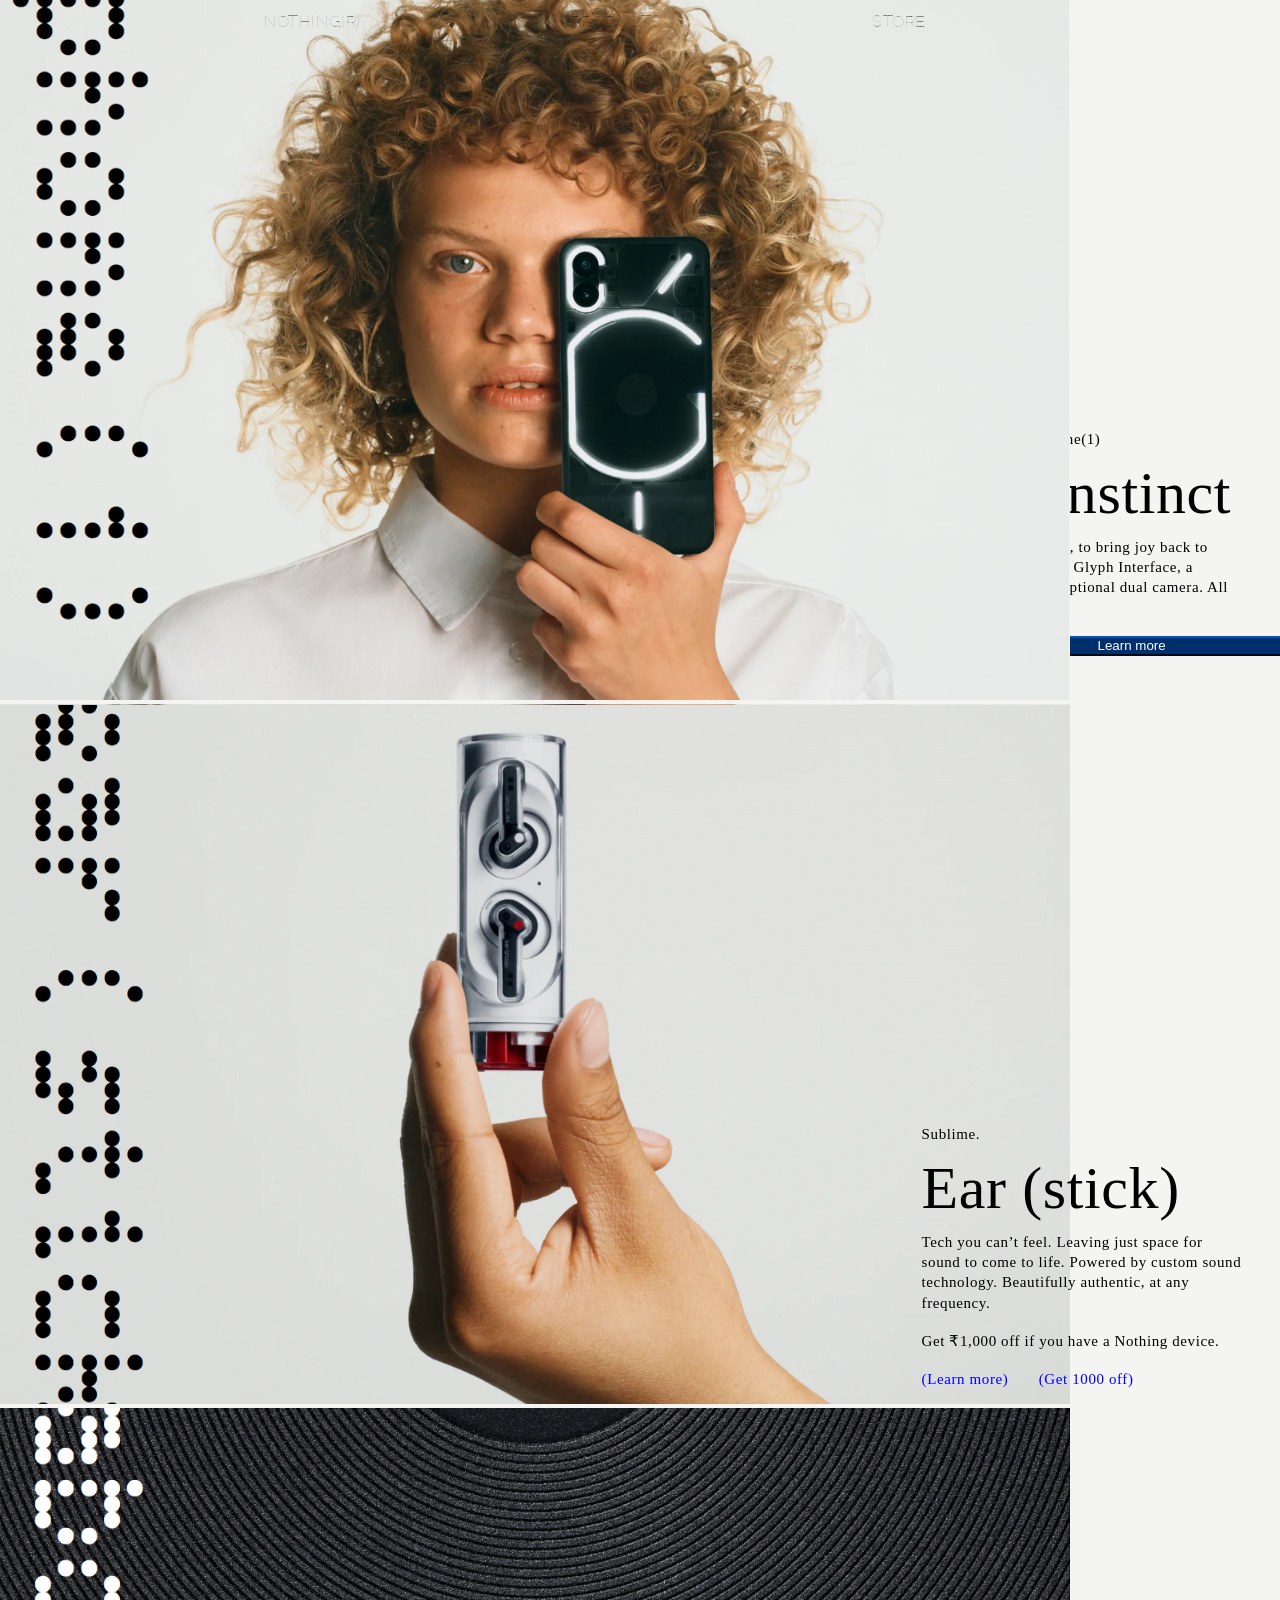
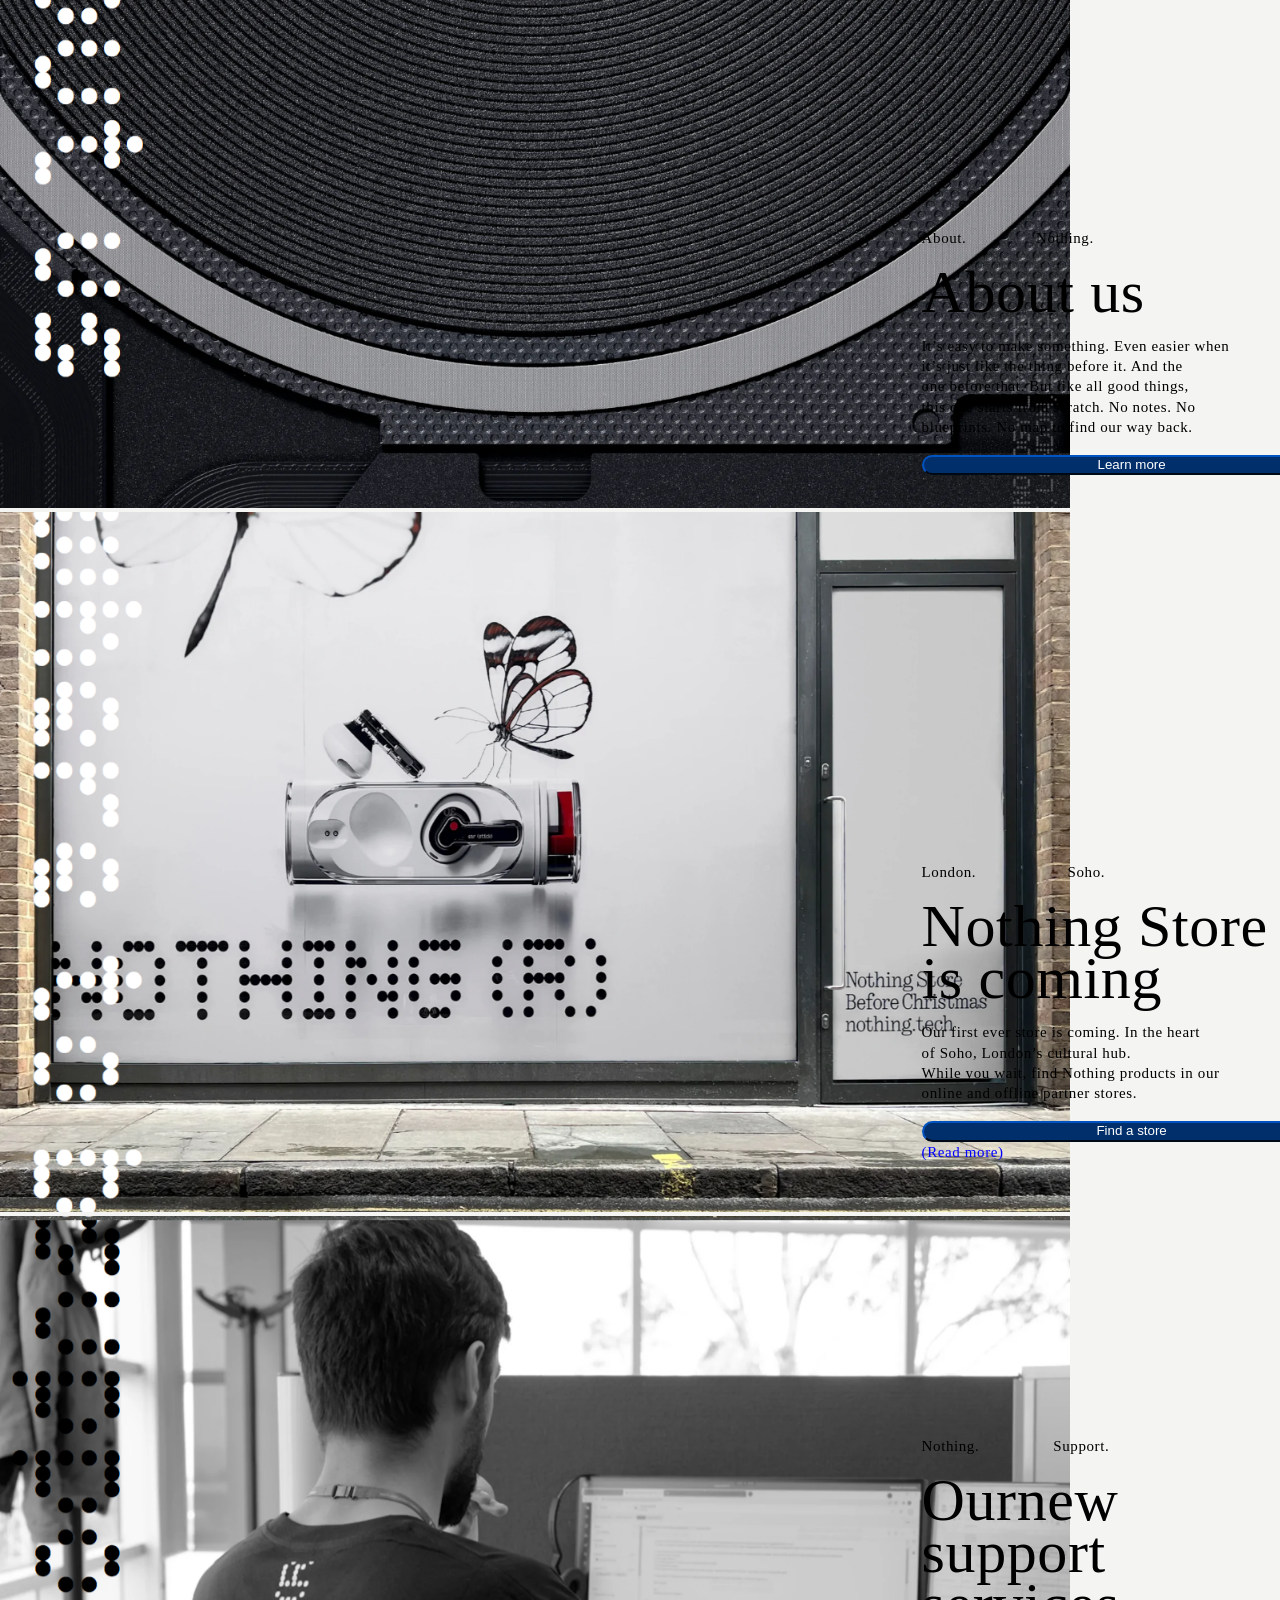
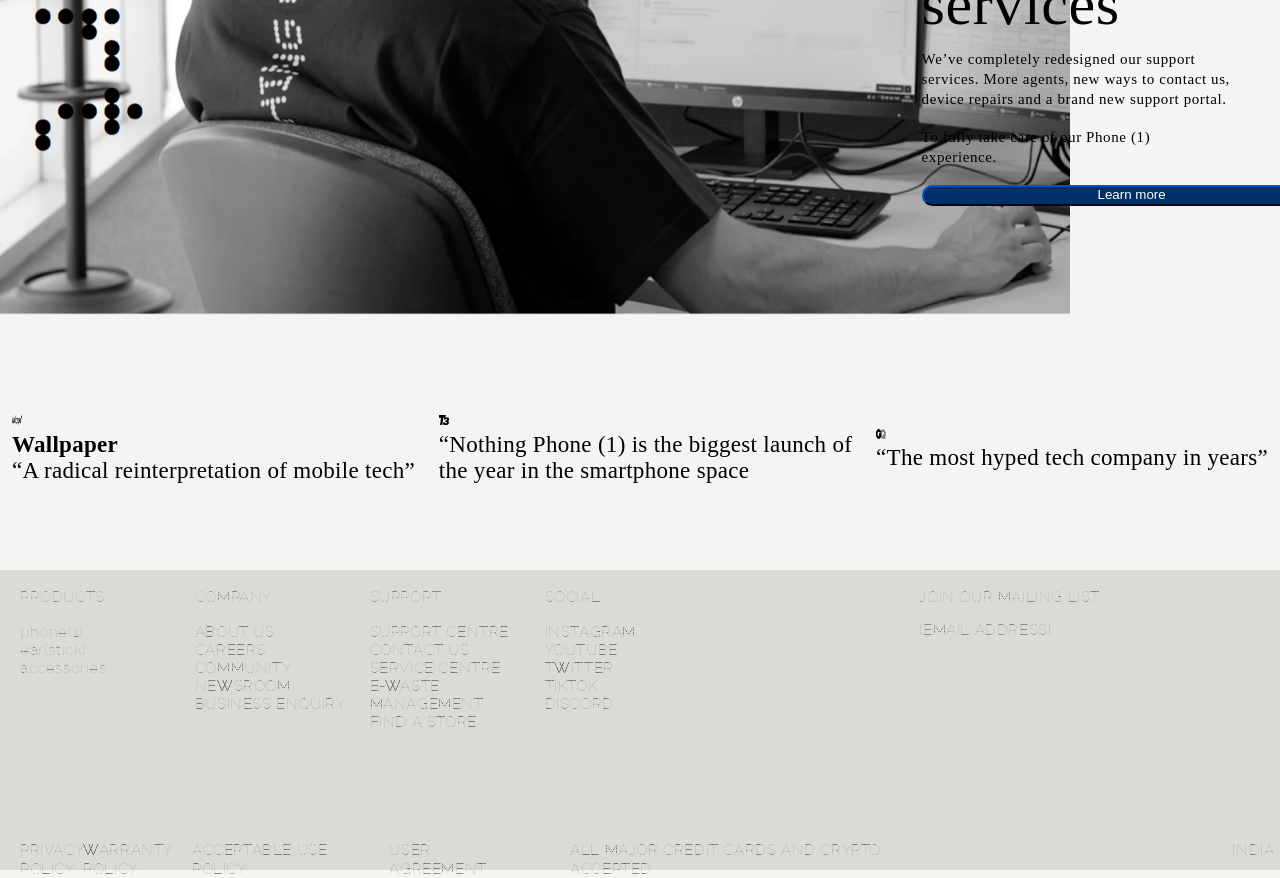
<file: index.html>
<!DOCTYPE html>
<html lang="en">
<head>
    <meta charset="UTF-8">
    <meta http-equiv="X-UA-Compatible" content="IE=edge">
    <meta name="viewport" content="width=device-width, initial-scale=1.0">
    <title>Nothing</title>
    <link href="nothing.css" rel="stylesheet">
    <link rel="preconnect" href="https://fonts.googleapis.com">
<link rel="preconnect" href="https://fonts.gstatic.com" crossorigin>
<link href="https://fonts.googleapis.com/css2?family=Raleway+Dots&display=swap" rel="stylesheet">
</head>
<body>
    <main>
        <div class="mainn">
        <div class="aa">
            <div class="lefta">
                <img src="nothing1.png" width="1070px" height="700px">
                <div class="la">
                <div><a href="#">NOTHING(R)</a></div>
                <div> <a href="#">PRODUCTS</a></div>
                <div><a href="#">STORE</a></div>
            </div>
                
            </div>
            <div class="righta">
                <div><a href="#">LOGIN</a></div>
                <nav>
                <h6 class="cone">Indroducing.&nbsp; &nbsp;&nbsp;&nbsp;  &nbsp;    Phone(1)</h6>
                <br>
                <h1 class="ctwo">Pure instinct</h1>
                <br>
                <p class="cone">Designed with instinct, to bring joy back to <br> everyday. Through the Glyph Interface, a <br> perfected OS and exceptional dual camera. All<br> startlingly fast.</p>
                <br>
                <button class="button">Learn more</button>
            </nav>
            </div>
        </div>
            <div class="b">
                
                <div class="leftb">
                  <img src="nothing 2.png" width="1070px" height="700px">
                </div>
                <div class="rightb">
                    <h6 class="cone">Sublime.</h6>
                    <br>
                    <h1 class="ctwo">Ear (stick)</h1>
                    <br>
                    <h6 class="cone">Tech you can’t feel. Leaving just space for<br> sound to come to life. Powered by custom sound <br>technology. Beautifully authentic, at any<br> frequency.</h6>
                    <br>
                    <h6 class="cone">Get ₹1,000 off if you have a Nothing device.</h6>
                    <br>
                    <h6 class="cfour">(Learn more)&nbsp;&nbsp;&nbsp;&nbsp;&nbsp;&nbsp;&nbsp;(Get 1000 off)</h6>
                    
                </div>    
        </div>
        <div class="c">
            <div class="leftc">
<img src="nothing 3.png" width="1070px" height="700px">
            </div>
            <div class="rightc">
<h6 class="cone">About. &nbsp;&nbsp;&nbsp;&nbsp;&nbsp;&nbsp;&nbsp;&nbsp; &nbsp; &nbsp; &nbsp; Nothing.</h6>
<br>
<h1 class="ctwo">About us</h1>
<br>
<h6 class="cone">It’s easy to make something. Even easier when <br>it’s just like the thing before it. And the <br>one before that. But like all good things,<br> this one starts from scratch. No notes. No <br>blueprints. No map to find our way back.</h6>
<br>
<button class="button">Learn more</button>
            </div>
        </div>
        <div class="d">
            <div class="leftd">
                <img src="nothing 4.png" width="1070px" height="700px">
            </div>
            <div class="rightd">
                <h6 class="cone">London. &nbsp; &nbsp; &nbsp; &nbsp; &nbsp; &nbsp; &nbsp; &nbsp; &nbsp; &nbsp;        Soho.</h6>
                <br>
                <h1 class="ctwo">Nothing Store<br>is coming</h1>
                <br>
                <h6 class="cone">Our first ever store is coming. In the heart<br> of Soho, London’s cultural hub.<br>
                    While you wait, find Nothing products in our<br> online and offline partner stores.</h6>
                    <br>
                    <button class="button">Find a store</button>
                    <br>
                    <h6 class="cfour">(Read more)</h6>
            </div>
        </div>
        <div class="e">
            <div class="lefte">
<img src="nothing 5.png" width="1070px" height="700px">
            </div>
            <div class="righte">
                <h6 class="cone">Nothing. &nbsp; &nbsp; &nbsp; &nbsp; &nbsp; &nbsp; &nbsp; &nbsp;      Support.</h6>
                <br>
                <h1 class="ctwo">Ournew<br>support<br>services</h1>
                <br>
                <h6 class="cone">We’ve completely redesigned our support<br> services. More agents, new ways to contact us,<br> device repairs and a brand new support portal.</h6>
                <br>
                <h6 class="cone">To fully take care of our Phone (1)<br> experience.</h6>
                <br>
                <button class="button">Learn more</button>
            </div>
        </div>
        <div class="f">
            <div class="af">
                
              <img src="i1.webp" width="10px" height="10px"><h4>Wallpaper</h4>
                         <h>“A radical reinterpretation of mobile tech”</h>
            </div>
            <div class="bf">
                <img src="i2.webp" width="10px" height="10px">
                <br>
                <h>“Nothing Phone (1) is the biggest launch of<br> the year in the smartphone space</h>

            </div>
            <div class="cf">
                 <img src="i3.webp" width="10px" height="10px">
                 <br>
              <h>“The most hyped tech company in years”</h>
            </div>
        </div>
    </div>
    </main>
    <footer>
        <div class="foot">
            <div class="foota">
            <ul>
                <li><h4 class="hone">PRODUCTS</h4></li>
                <br>
                <li><a href="">phone(1)</a></li>
                <li><a href="">ear(stick)</a></li>
                    <li><a href="">accessories</a></li>
            </ul>
            </div>
            <div class="footb">
                <ul>
                    <li><h4 class="hone">COMPANY</h4></li> 
                <br>
               <li><a href="">ABOUT US</a></li> 
               <li><a href="">CAREERS</a></li> 
               <li><a href="">COMMUNITY</a></li> 
               <li><a href="">NEWSROOM</a></li> 
               <li><a href="">BUSINESS ENQUIRY</a></li> 
            </ul>
            </div>
            <div class="footc">
                <ul>
                    <li><h4 class="hone">SUPPORT</h4></li> 
                <br>
                <li><a href="">SUPPORT CENTRE</a></li> 
                <li><a href="">CONTACT US</a></li> 
                <li><a href="">SERVICE CENTRE</a></li> 
                <li><a href="">E-WASTE MANAGEMENT</a></li> 
                <li><a href="">FIND A STORE</a></li> 
            </ul>
                </div>
            <div class="footd">
                <ul>
                    <li><h4 class="hone">SOCIAL</h4></li> 
                  <br>
                  <li><a href="">INSTAGRAM</a></li> 
                    <li><a href="">YOUTUBE</a></li> 
                        <li><a href="">TWITTER</a></li> 
                            <li><a href="">TIKTOK</a></li> 
                                <li><a href="">DISCORD</a></li> 
                            </ul>
            </div>
            <div class="foote">
                <nav>
                    <h3 class="hone">JOIN OUR MAILING LIST</h3>
                    <br>
                    <h4 class="hone">[EMAIL ADDRESS]</h4>
                </nav>
        </div>
    </div>
        <div class="footerr">
            <div class="one"><a href="">PRIVACY POLICY</a></div>
            <div class="two"><a href="">WARRANTY POLICY</a></div>
        <div class="three"><a href="">ACCEPTABLE USE POLICY</a></div>
            <div class="four"><a href="">USER AGREEMENT</a></div>
           <div class="five"><a>ALL MAJOR CREDIT CARDS AND CRYPTO ACCEPTED</a></div>
            <div class="six"><a href="">INDIA</a></div>
        </div>
    </footer>
    
</body>
</html>
</file>
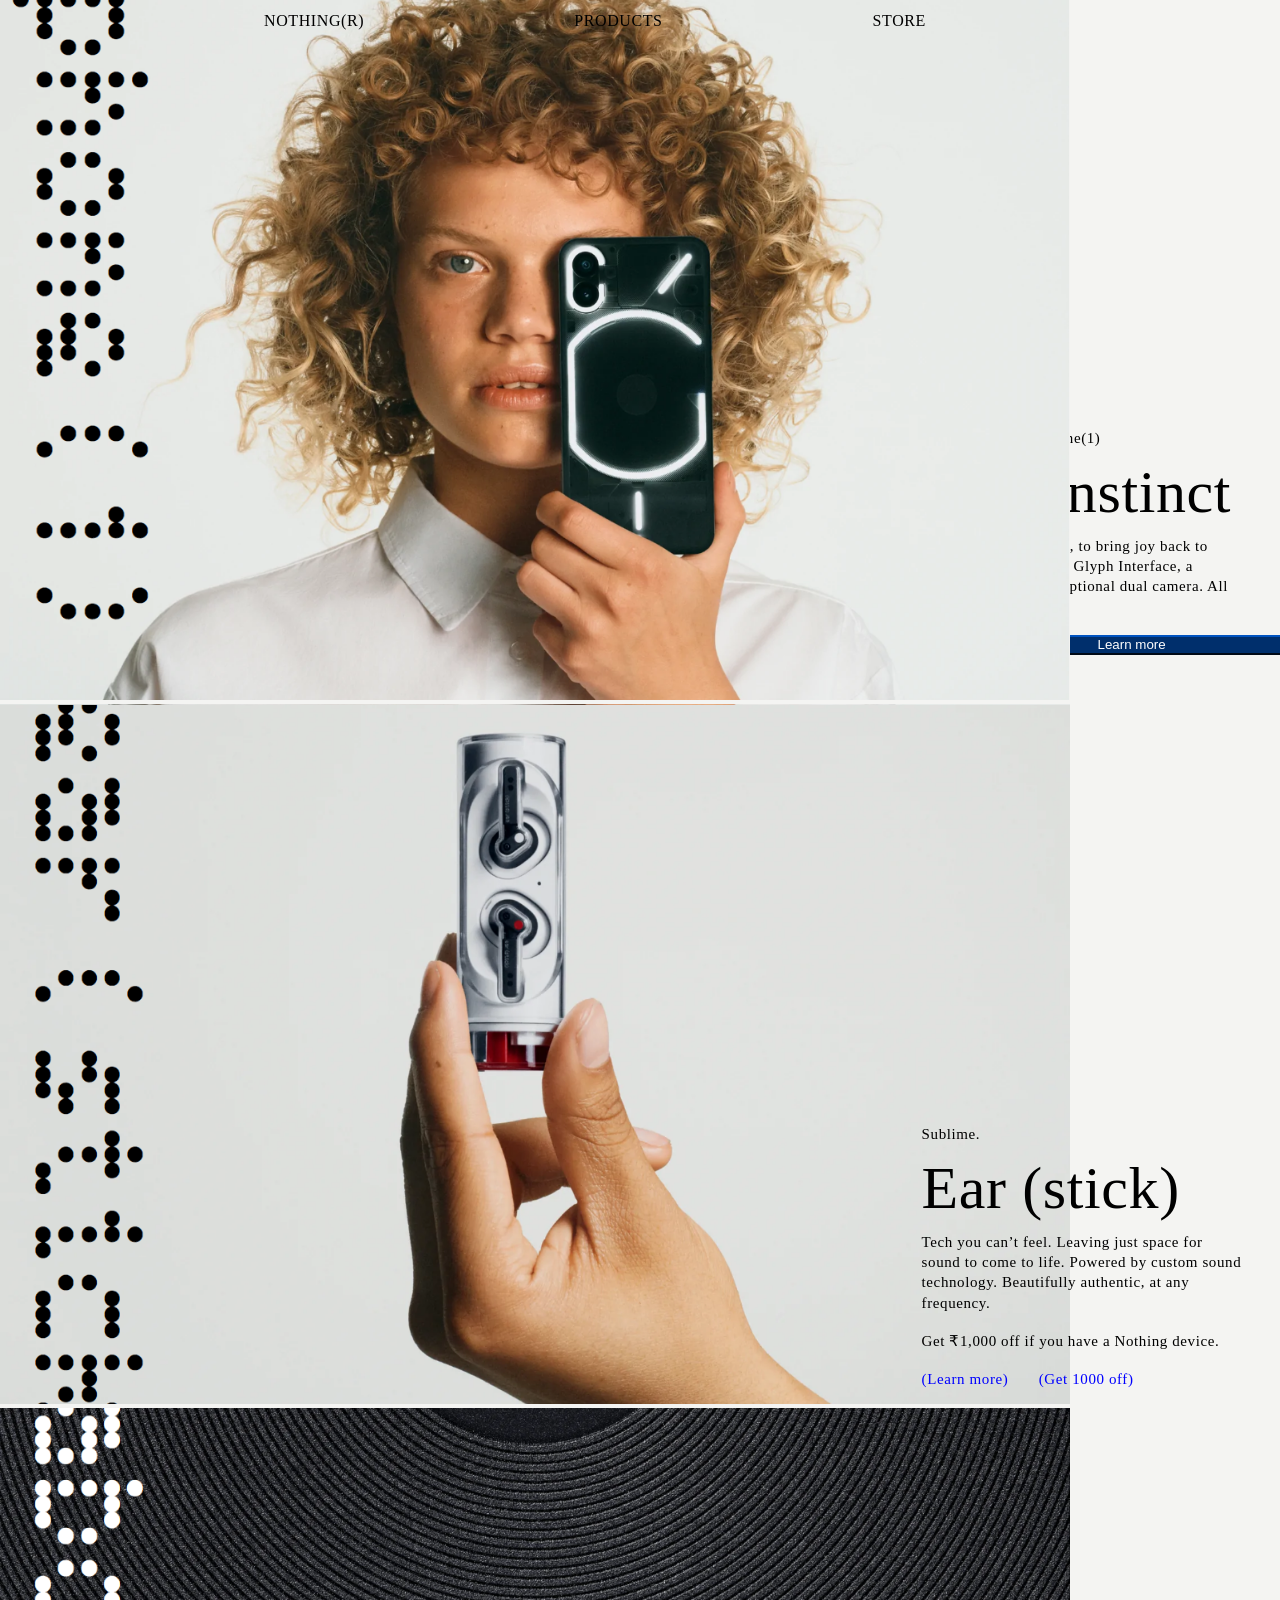
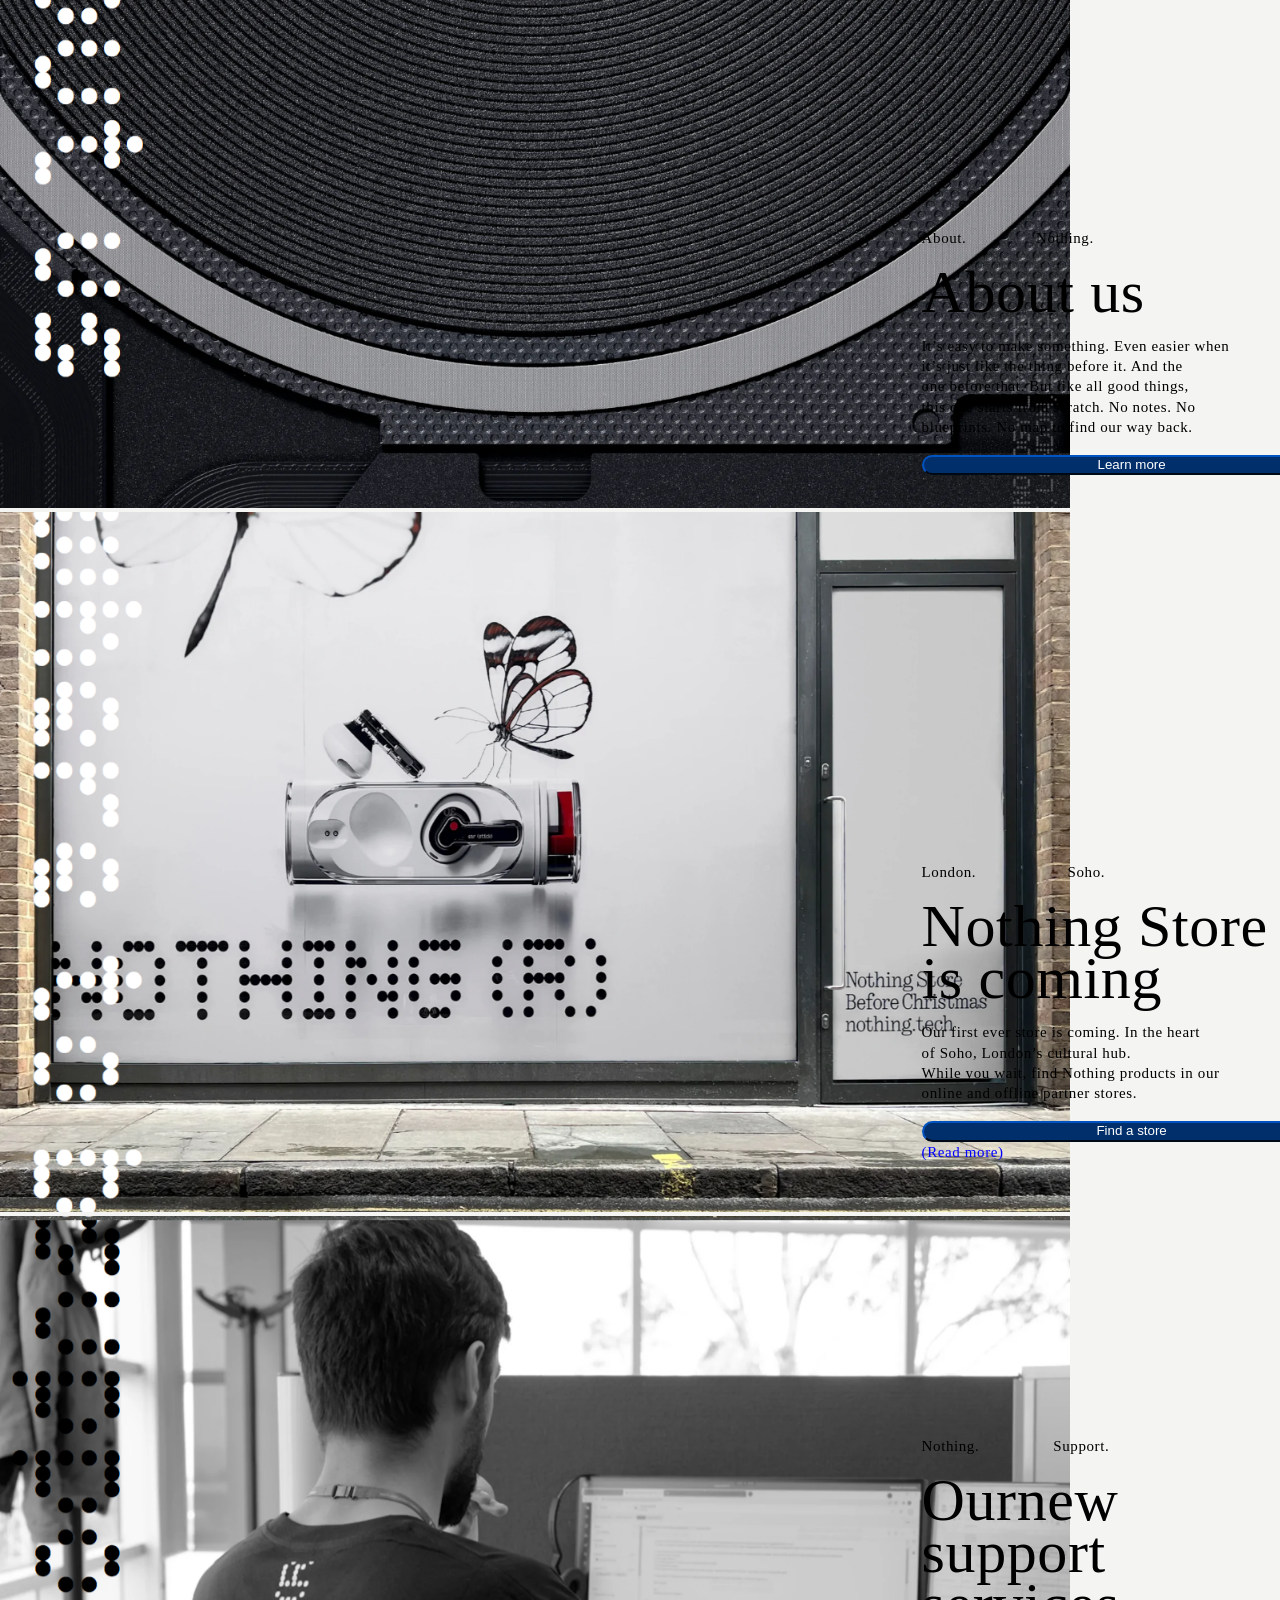
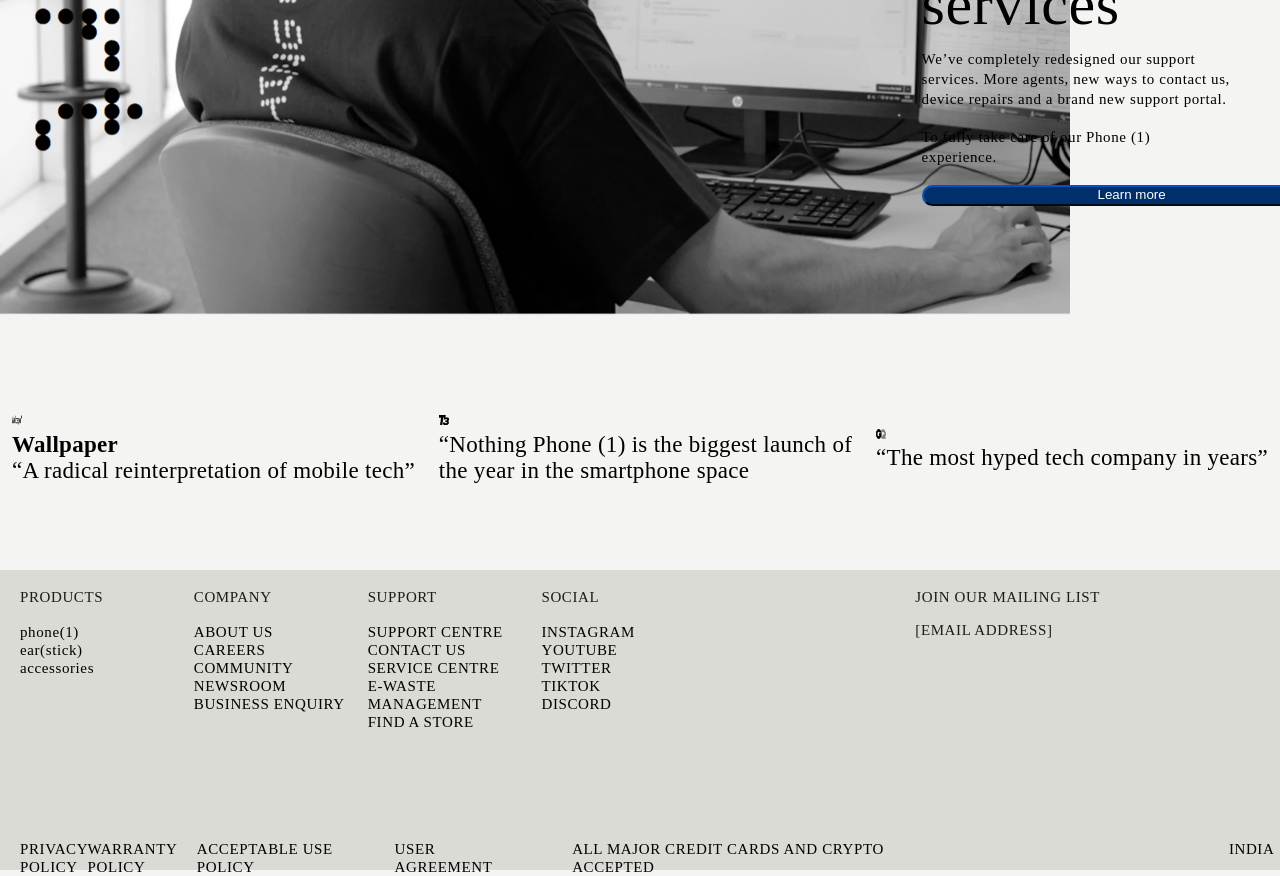
<file: nothing.html>
<!DOCTYPE html>
<html lang="en">
<head>
    <meta charset="UTF-8">
    <meta http-equiv="X-UA-Compatible" content="IE=edge">
    <meta name="viewport" content="width=device-width, initial-scale=1.0">
    <title>Nothing</title>
    <link href="nothing.css" rel="stylesheet">
</head>
<body>
    <main>
        <div class="mainn">
        <div class="aa">
            <div class="lefta">
                <img src="\nothing1.png" width="1070px" height="700px">
                <div class="la">
                <div><a href="#">NOTHING(R)</a></div>
                <div> <a href="#">PRODUCTS</a></div>
                <div><a href="#">STORE</a></div>
            </div>
                
            </div>
            <div class="righta">
                <div><a href="#">LOGIN</a></div>
                <nav>
                <h6 class="cone">Indroducing.&nbsp; &nbsp;&nbsp;&nbsp;  &nbsp;    Phone(1)</h6>
                <br>
                <h1 class="ctwo">Pure instinct</h1>
                <br>
                <p class="cone">Designed with instinct, to bring joy back to <br> everyday. Through the Glyph Interface, a <br> perfected OS and exceptional dual camera. All<br> startlingly fast.</p>
                <br>
                <button class="button">Learn more</button>
            </nav>
            </div>
        </div>
            <div class="b">
                
                <div class="leftb">
                  <img src="\nothing 2.png" width="1070px" height="700px">
                </div>
                <div class="rightb">
                    <h6 class="cone">Sublime.</h6>
                    <br>
                    <h1 class="ctwo">Ear (stick)</h1>
                    <br>
                    <h6 class="cone">Tech you can’t feel. Leaving just space for<br> sound to come to life. Powered by custom sound <br>technology. Beautifully authentic, at any<br> frequency.</h6>
                    <br>
                    <h6 class="cone">Get ₹1,000 off if you have a Nothing device.</h6>
                    <br>
                    <h6 class="cfour">(Learn more)&nbsp;&nbsp;&nbsp;&nbsp;&nbsp;&nbsp;&nbsp;(Get 1000 off)</h6>
                    
                </div>    
        </div>
        <div class="c">
            <div class="leftc">
<img src="\nothing 3.png" width="1070px" height="700px">
            </div>
            <div class="rightc">
<h6 class="cone">About. &nbsp;&nbsp;&nbsp;&nbsp;&nbsp;&nbsp;&nbsp;&nbsp; &nbsp; &nbsp; &nbsp; Nothing.</h6>
<br>
<h1 class="ctwo">About us</h1>
<br>
<h6 class="cone">It’s easy to make something. Even easier when <br>it’s just like the thing before it. And the <br>one before that. But like all good things,<br> this one starts from scratch. No notes. No <br>blueprints. No map to find our way back.</h6>
<br>
<button class="button">Learn more</button>
            </div>
        </div>
        <div class="d">
            <div class="leftd">
                <img src="\nothing 4.png" width="1070px" height="700px">
            </div>
            <div class="rightd">
                <h6 class="cone">London. &nbsp; &nbsp; &nbsp; &nbsp; &nbsp; &nbsp; &nbsp; &nbsp; &nbsp; &nbsp;        Soho.</h6>
                <br>
                <h1 class="ctwo">Nothing Store<br>is coming</h1>
                <br>
                <h6 class="cone">Our first ever store is coming. In the heart<br> of Soho, London’s cultural hub.<br>
                    While you wait, find Nothing products in our<br> online and offline partner stores.</h6>
                    <br>
                    <button class="button">Find a store</button>
                    <br>
                    <h6 class="cfour">(Read more)</h6>
            </div>
        </div>
        <div class="e">
            <div class="lefte">
<img src="\nothing 5.png" width="1070px" height="700px">
            </div>
            <div class="righte">
                <h6 class="cone">Nothing. &nbsp; &nbsp; &nbsp; &nbsp; &nbsp; &nbsp; &nbsp; &nbsp;      Support.</h6>
                <br>
                <h1 class="ctwo">Ournew<br>support<br>services</h1>
                <br>
                <h6 class="cone">We’ve completely redesigned our support<br> services. More agents, new ways to contact us,<br> device repairs and a brand new support portal.</h6>
                <br>
                <h6 class="cone">To fully take care of our Phone (1)<br> experience.</h6>
                <br>
                <button class="button">Learn more</button>
            </div>
        </div>
        <div class="f">
            <div class="af">
                
              <img src="\i1.webp" width="10px" height="10px"><h4>Wallpaper</h4>
                         <h>“A radical reinterpretation of mobile tech”</h>
            </div>
            <div class="bf">
                <img src="\i2.webp" width="10px" height="10px">
                <br>
                <h>“Nothing Phone (1) is the biggest launch of<br> the year in the smartphone space</h>

            </div>
            <div class="cf">
                 <img src="\i3.webp" width="10px" height="10px">
                 <br>
              <h>“The most hyped tech company in years”</h>
            </div>
        </div>
    </div>
    </main>
    <footer>
        <div class="foot">
            <div class="foota">
            <ul>
                <li><h4 class="hone">PRODUCTS</h4></li>
                <br>
                <li><a href="">phone(1)</a></li>
                <li><a href="">ear(stick)</a></li>
                    <li><a href="">accessories</a></li>
            </ul>
            </div>
            <div class="footb">
                <ul>
                    <li><h4 class="hone">COMPANY</h4></li> 
                <br>
               <li><a href="">ABOUT US</a></li> 
               <li><a href="">CAREERS</a></li> 
               <li><a href="">COMMUNITY</a></li> 
               <li><a href="">NEWSROOM</a></li> 
               <li><a href="">BUSINESS ENQUIRY</a></li> 
            </ul>
            </div>
            <div class="footc">
                <ul>
                    <li><h4 class="hone">SUPPORT</h4></li> 
                <br>
                <li><a href="">SUPPORT CENTRE</a></li> 
                <li><a href="">CONTACT US</a></li> 
                <li><a href="">SERVICE CENTRE</a></li> 
                <li><a href="">E-WASTE MANAGEMENT</a></li> 
                <li><a href="">FIND A STORE</a></li> 
            </ul>
                </div>
            <div class="footd">
                <ul>
                    <li><h4 class="hone">SOCIAL</h4></li> 
                  <br>
                  <li><a href="">INSTAGRAM</a></li> 
                    <li><a href="">YOUTUBE</a></li> 
                        <li><a href="">TWITTER</a></li> 
                            <li><a href="">TIKTOK</a></li> 
                                <li><a href="">DISCORD</a></li> 
                            </ul>
            </div>
            <div class="foote">
                <nav>
                    <h3 class="hone">JOIN OUR MAILING LIST</h3>
                    <br>
                    <h4 class="hone">[EMAIL ADDRESS]</h4>
                </nav>
        </div>
    </div>
        <div class="footerr">
            <div class="one"><a href="">PRIVACY POLICY</a></div>
            <div class="two"><a href="">WARRANTY POLICY</a></div>
        <div class="three"><a href="">ACCEPTABLE USE POLICY</a></div>
            <div class="four"><a href="">USER AGREEMENT</a></div>
           <div class="five"><a>ALL MAJOR CREDIT CARDS AND CRYPTO ACCEPTED</a></div>
            <div class="six"><a href="">INDIA</a></div>
        </div>
    </footer>
    
</body>
</html>
</file>
<file: nothing.css>
*{
    margin: 0;
    padding: 0;
}
body{
    margin: 0;
    padding: 0;
    background-color: #f4f4f2;
    overflow-x: hidden;

}
.aa{
    display: flex;
    width: 100%;
   
}
.lefta{
    position: relative;
    color: white;
     width: 72%;
}
.la{
    display: flex;
    position: absolute;
    top: 3%;
    transform: translate(-50%,-50%);
    padding-left: 1400px;
   
}
.la div{
    margin-right: 210px;
   
}
.la div a{
    text-decoration: dotted;
    font-family:'Raleway Dots', cursive;
    color: #000;
    letter-spacing: 0.6px;
}
.righta div a{
    font-family: 'Raleway Dots', cursive;
    text-decoration: none;
    color: #000;
    letter-spacing: 0.6px;
    
}
.righta{
    padding-top: 10px;
    width: 28%;
    
    
} 
.righta nav{
    padding-top: 400px;
}
.button{
    width: 420px;
    color:white;
    background-color:#002F6C;
    border-color: #002F6C;
    font-weight: 300;
    line-height: 1.25;
    border-radius: 50rem;
    align-items: center;
}
button:hover{
    cursor: pointer;
    transition: all ease-out;
}
.cfour{
    font-size: 0.9375rem;
    line-height: 1.34;
    letter-spacing: 0.6px;
    font-weight: 300;
    color: blue;

}
.cone{
    font-size: 0.9375rem;
    line-height: 1.34;
    letter-spacing: 0.6px;
    font-weight: 300;
}
.ctwo{
    font-size: 3.75rem;
    line-height: 0.87;
    letter-spacing: 0.6px;
    font-weight: 300;
}
.leftb{
    width: 72%;
    float: left;
}
.rightb{
    padding-top: 420px;
    width: 28%;
    float: left;
}
.leftc{
    width: 72%;
    float: left;
}
.rightc{
    padding-top: 420px;
    width: 28%;
    float: left;
}
.leftd{
    width: 72%;
    float: left;
}
.rightd{
    padding-top: 350px;
    width: 28%;
    float: left;
}
.righte{
    padding-top: 220px;
    width: 28%;
    float: left;
}
.lefte{
    width: 72%;
    float: left;
}

ul{
    list-style-type: none;
}
.f{
    display: flex;
    width: 100%;
    height: 250px;
    justify-content: space-around;
    align-items: center;
    font-family: 'Times New Roman';
    font-size: 23px;
    line-height: 1.15;
    letter-spacing: 0.3px;
    font-weight: lighter;
}
    
.foot{
    background-color: #7d816e38;
    display: flex;
    height: 250px;
    width: 100%;
    padding-left: 20px;
    padding-top: 20px;

}
.foota,.footb,.footc,.footd{
    flex: 1;
}
.foote{
    padding-left: 200px;
    padding-right: 200px;
}
.footerr{
    display: flex;
    padding-left: 20px;
    width: 100%;
    height: 30px;
    background-color: #7d816e38;
    font-family: 'Raleway Dots', cursive;;
}
.one,.two{
    flex: 1;
}
.three{
    padding-left: 20px;
}
.four{
    padding-left: 20px;
}
.five{
    padding-left: 50px;
}
.six{
    padding-left: 300px;
   padding-right: 2%;
}
 ul li a{
    font-family: 'Raleway Dots', cursive;
    text-decoration: none;
    font-size: 15px;
    line-height: 1;
    letter-spacing: 0.6px;
    color: #000;
}
.footerr a{
    text-decoration: none;
    font-size: 15px;
    line-height: 1;
    letter-spacing: 0.6px;
    color: #000;

}
.hone{
    font-weight: 300;
    text-decoration: none;
    font-size: 15px;
    font-family: 'Raleway Dots', cursive;
    line-height: 1;
    letter-spacing: 0.6px;
    color: rgb(30, 27, 27);
}
.af h6{
    float: left;
    font-size: 22px;
    font-weight: bold;
}
</file>
